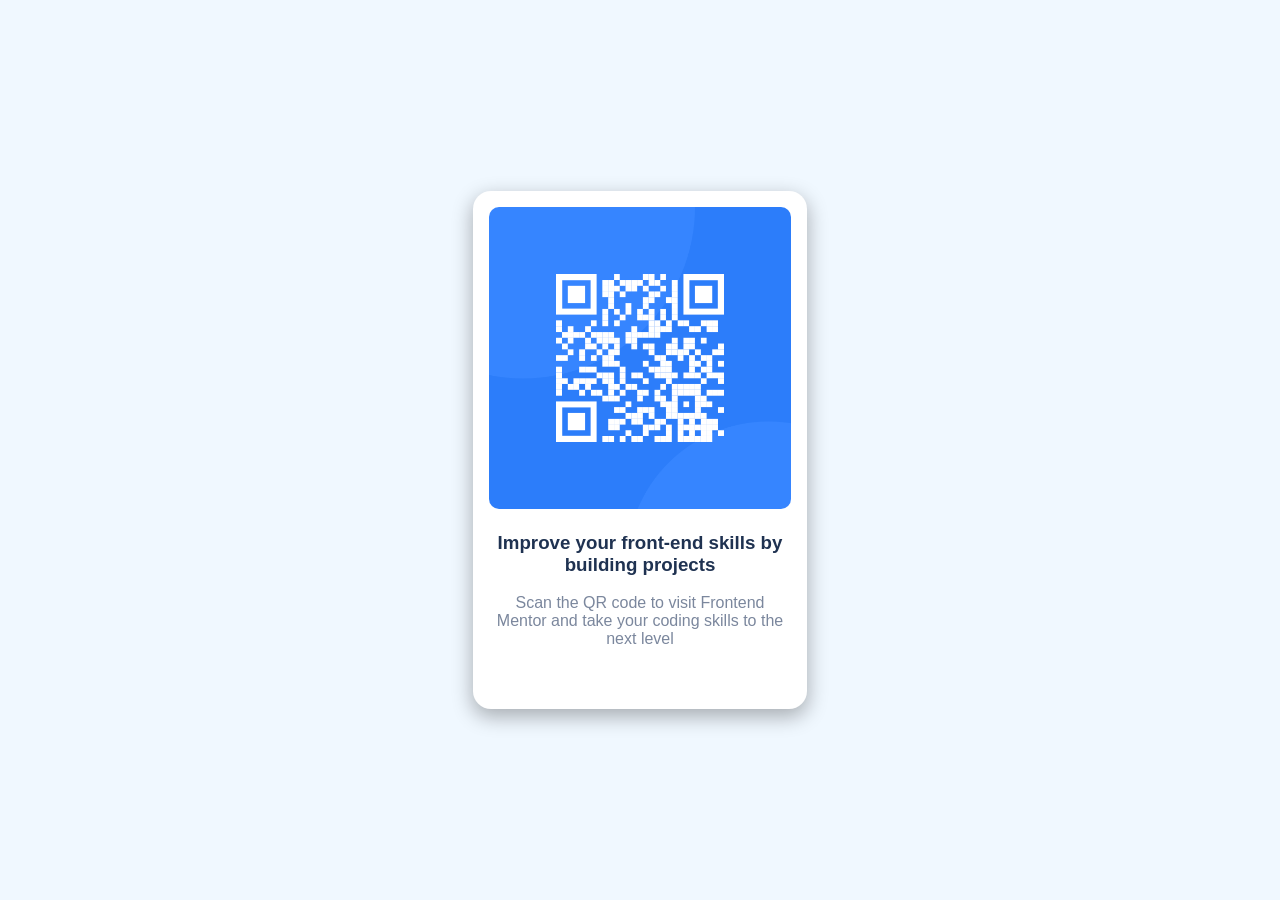
<file: 00_qr-code/index.html>
<!DOCTYPE html>
<html lang="en">

<head>
    <meta charset="UTF-8">
    <meta name="viewport" content="width=device-width, initial-scale=1.0">
    <title>QR Code</title>
    <link rel="stylesheet" href="style.css">
</head>

<body>
    <div class="card"><img src="design-files/images/image-qr-code.png" alt="">
        <h3> Improve your front-end skills by building projects</h3>
        <p>Scan the QR code to visit Frontend Mentor and take your coding skills to the next level</p>
    </div>
</body>

</html>
</file>
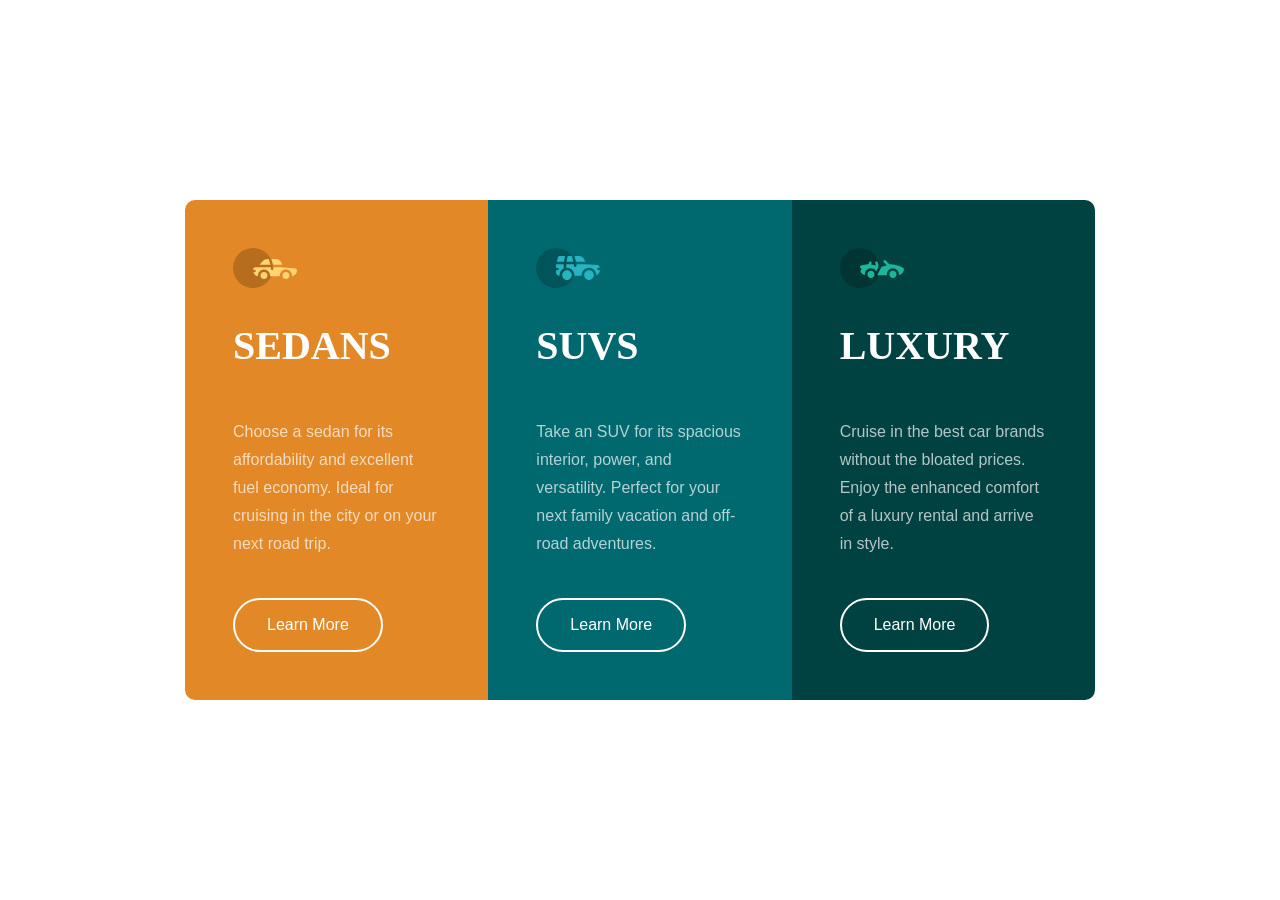
<file: 02_column_preview_card_component_main/index.html>
<!doctype html>
<html lang="en">
  <head>
    <meta charset="UTF-8" />
    <meta name="viewport" content="width=device-width, initial-scale=1.0" />
    <title>Document</title>
    <link rel="stylesheet" href="style.css" />
  </head>
  <body>
    <main>
    <div class="cards-container">
      <div class="card orange-card">
        <img
          src="frontend-mentor-files/images/icon-sedans.svg"
          alt="icon-sedans"
        />
        <h2>sedans</h2>
        <p>
          Choose a sedan for its affordability and excellent fuel economy. Ideal
          for cruising in the city or on your next road trip.
        </p>
        <a href="">Learn More</a>
      </div>

      <div class="card cyan-card">
        <img
          src="frontend-mentor-files/images/icon-suvs.svg"
          alt="icon-suvs"
        />
        <h2>suvs</h2>
        <p>
          Take an SUV for its spacious interior, power, and versatility. Perfect
          for your next family vacation and off-road adventures.
        </p>
        <a href="">Learn More</a>
      </div>

      <div class="card green-card">
        <img
          src="frontend-mentor-files/images/icon-luxury.svg"
          alt="icon-luxury"
        />
        <h2>luxury</h2>
        <p>
          Cruise in the best car brands without the bloated prices. Enjoy the
          enhanced comfort of a luxury rental and arrive in style.
        </p>
        <a href="">Learn More</a>
      </div>
    </div>
    </main>
  </body>
</html>
</file>
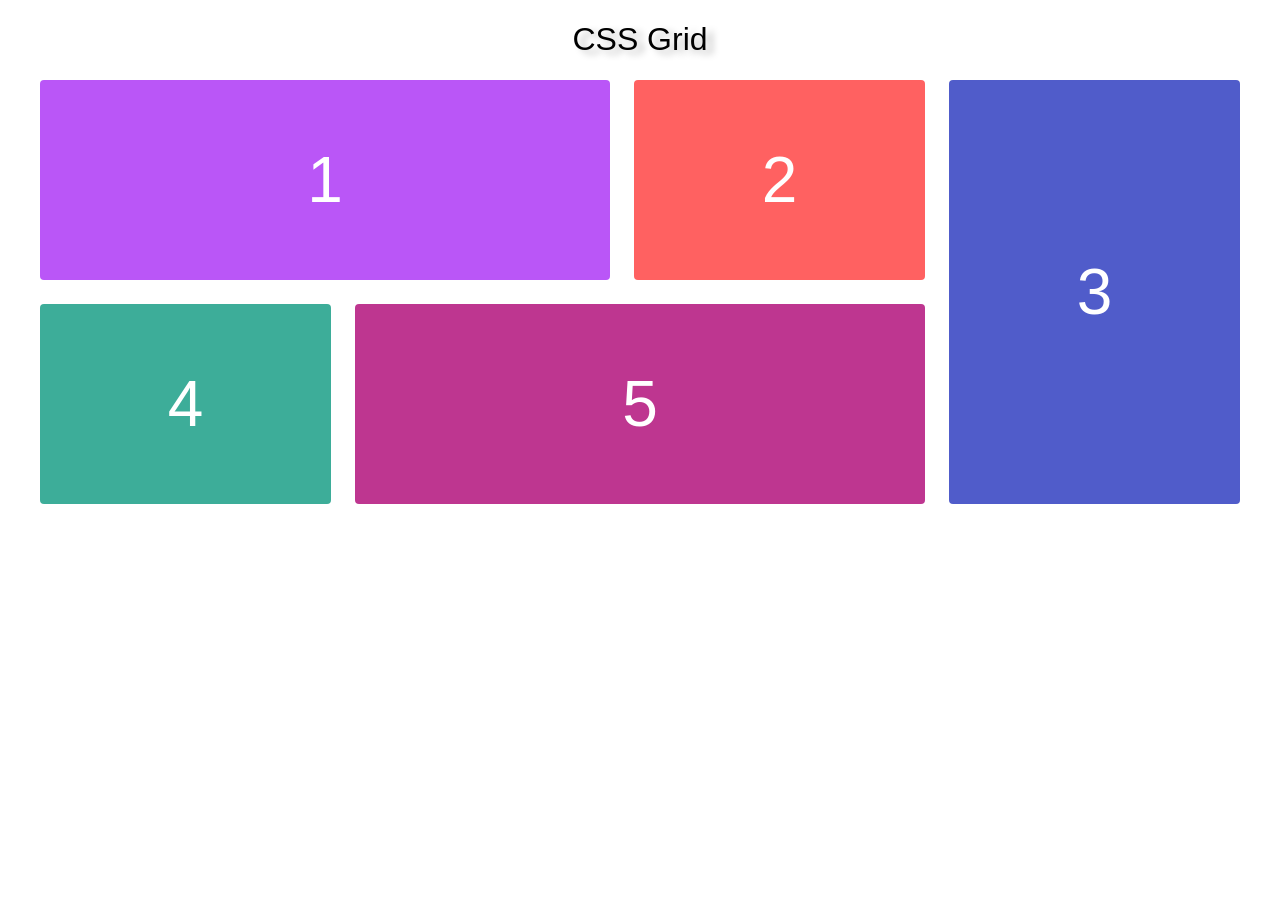
<file: 04_CSS_Grid_Project _by_Grid_Template/index.html>
<!DOCTYPE html>
<html lang="en">
<head>
    <meta charset="UTF-8">
    <meta name="viewport" content="width=device-width, initial-scale=1.0">
    <title>CSS Grid Project</title>
    <link rel="stylesheet" href="style.css">
</head>
<body>
    <h1>CSS Grid</h1>
    <div class="container">
        <div class="box box-1">1</div>
        <div class="box box-2">2</div>
        <div class="box box-3">3</div>
        <div class="box box-4">4</div>
        <div class="box box-5">5</div>
    </div>    
</body>
</html>
</file>
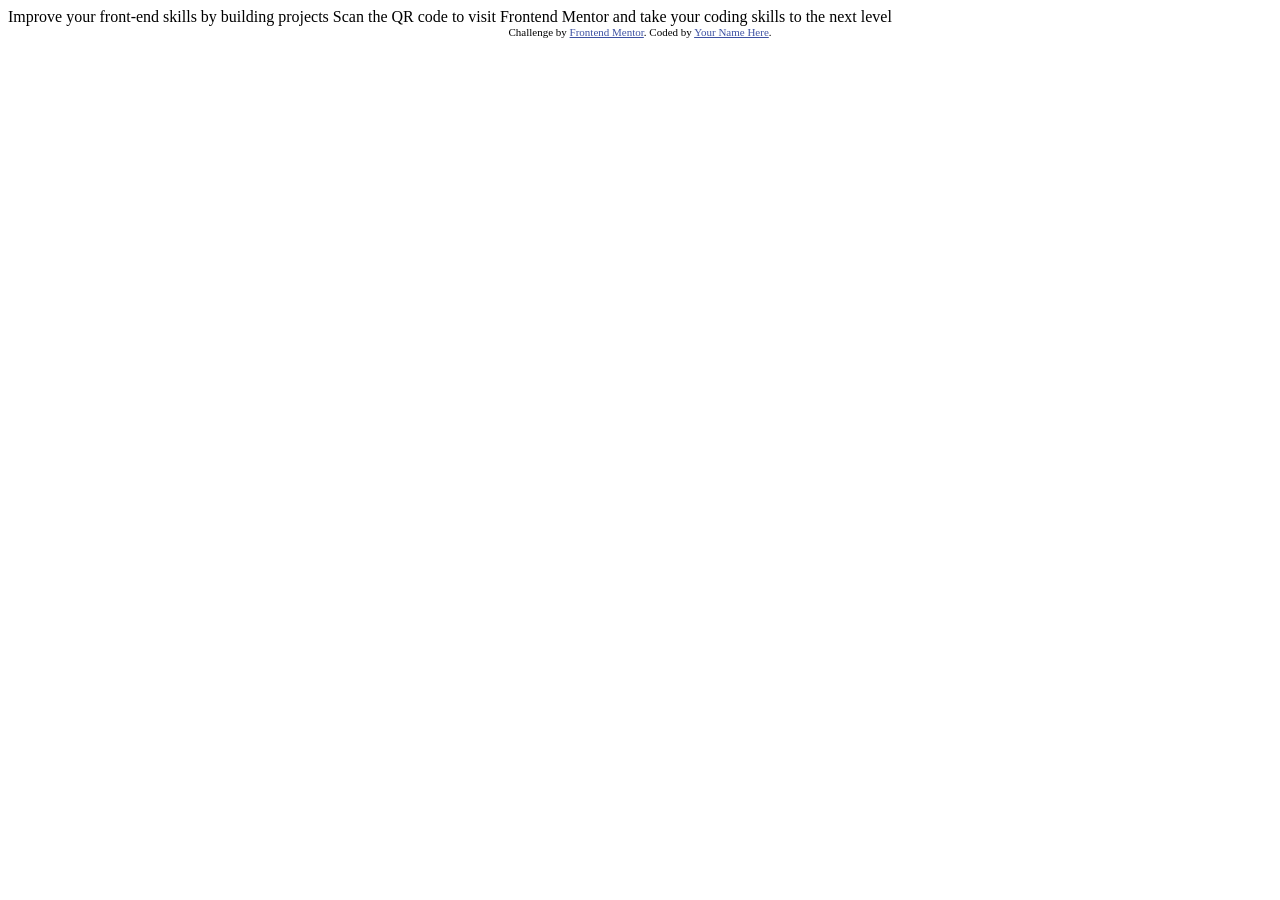
<file: 00_qr-code/design-files/index.html>
<!DOCTYPE html>
<html lang="en">
<head>
  <meta charset="UTF-8">
  <meta name="viewport" content="width=device-width, initial-scale=1.0"> <!-- displays site properly based on user's device -->

  <link rel="icon" type="image/png" sizes="32x32" href="./images/favicon-32x32.png">
  
  <title>Frontend Mentor | QR code component</title>

  <!-- Feel free to remove these styles or customise in your own stylesheet 👍 -->
  <style>
    .attribution { font-size: 11px; text-align: center; }
    .attribution a { color: hsl(228, 45%, 44%); }
  </style>
</head>
<body>

  Improve your front-end skills by building projects

  Scan the QR code to visit Frontend Mentor and take your coding skills to the next level
  
  <div class="attribution">
    Challenge by <a href="https://www.frontendmentor.io?ref=challenge" target="_blank">Frontend Mentor</a>. 
    Coded by <a href="#">Your Name Here</a>.
  </div>
</body>
</html>
</file>
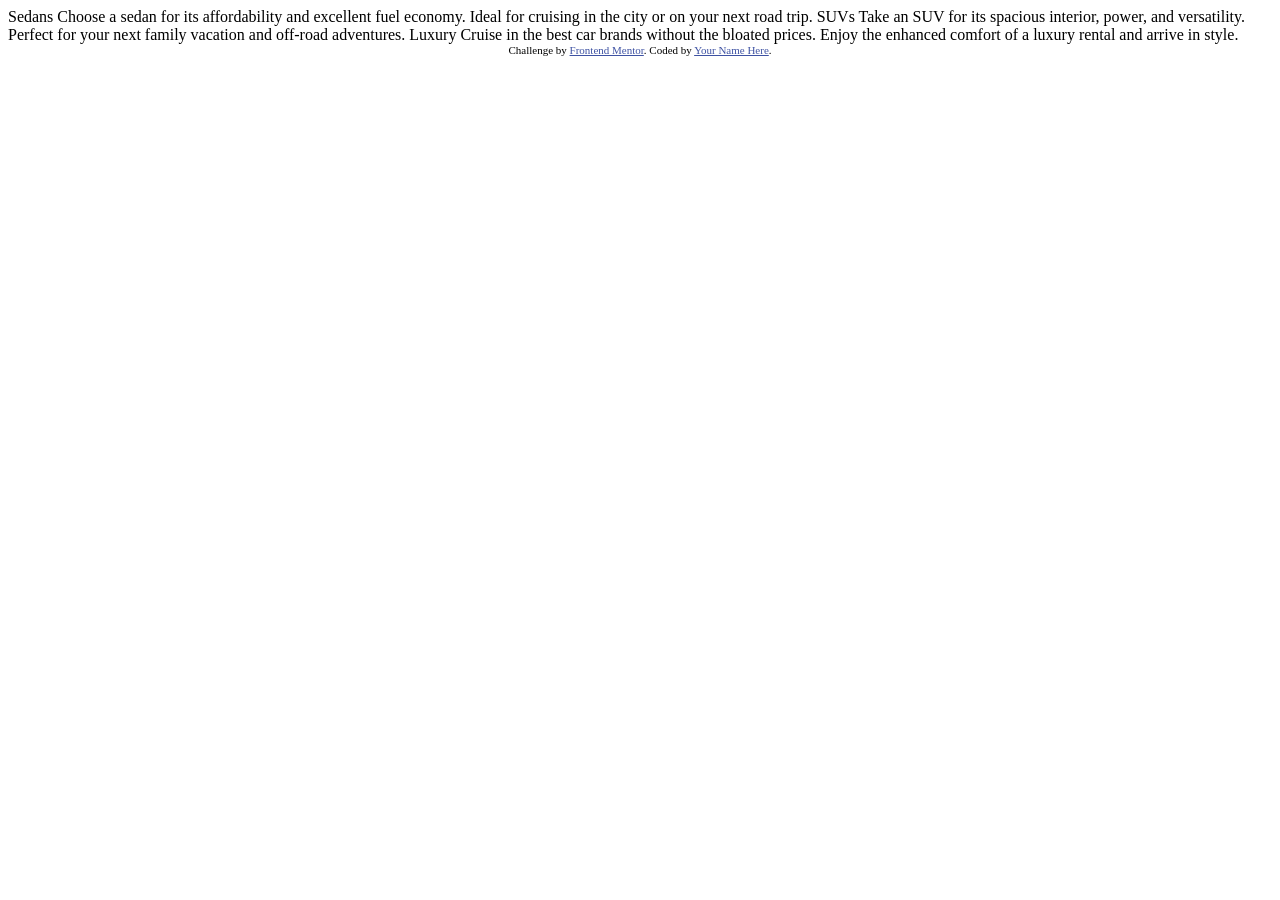
<file: 02_column_preview_card_component_main/frontend-mentor-files/index.html>
<!DOCTYPE html>
<html lang="en">
<head>
  <meta charset="UTF-8">
  <meta name="viewport" content="width=device-width, initial-scale=1.0"> <!-- displays site properly based on user's device -->

  <link rel="icon" type="image/png" sizes="32x32" href="./images/favicon-32x32.png">
  
  <title>Frontend Mentor | 3-column preview card component</title>

  <!-- Feel free to remove these styles or customise in your own stylesheet 👍 -->
  <style>
    .attribution { font-size: 0.6875rem; text-align: center; }
    .attribution a { color: hsl(228, 45%, 44%); }
  </style>
</head>
<body>
  
  Sedans
  Choose a sedan for its affordability and excellent fuel economy. Ideal for cruising in the city 
  or on your next road trip.

  SUVs
  Take an SUV for its spacious interior, power, and versatility. Perfect for your next family vacation 
  and off-road adventures.

  Luxury
  Cruise in the best car brands without the bloated prices. Enjoy the enhanced comfort of a luxury 
  rental and arrive in style.
  
  <footer class="attribution">
    Challenge by <a href="https://www.frontendmentor.io?ref=challenge">Frontend Mentor</a>. 
    Coded by <a href="#">Your Name Here</a>.
  </footer>
</body>
</html>
</file>
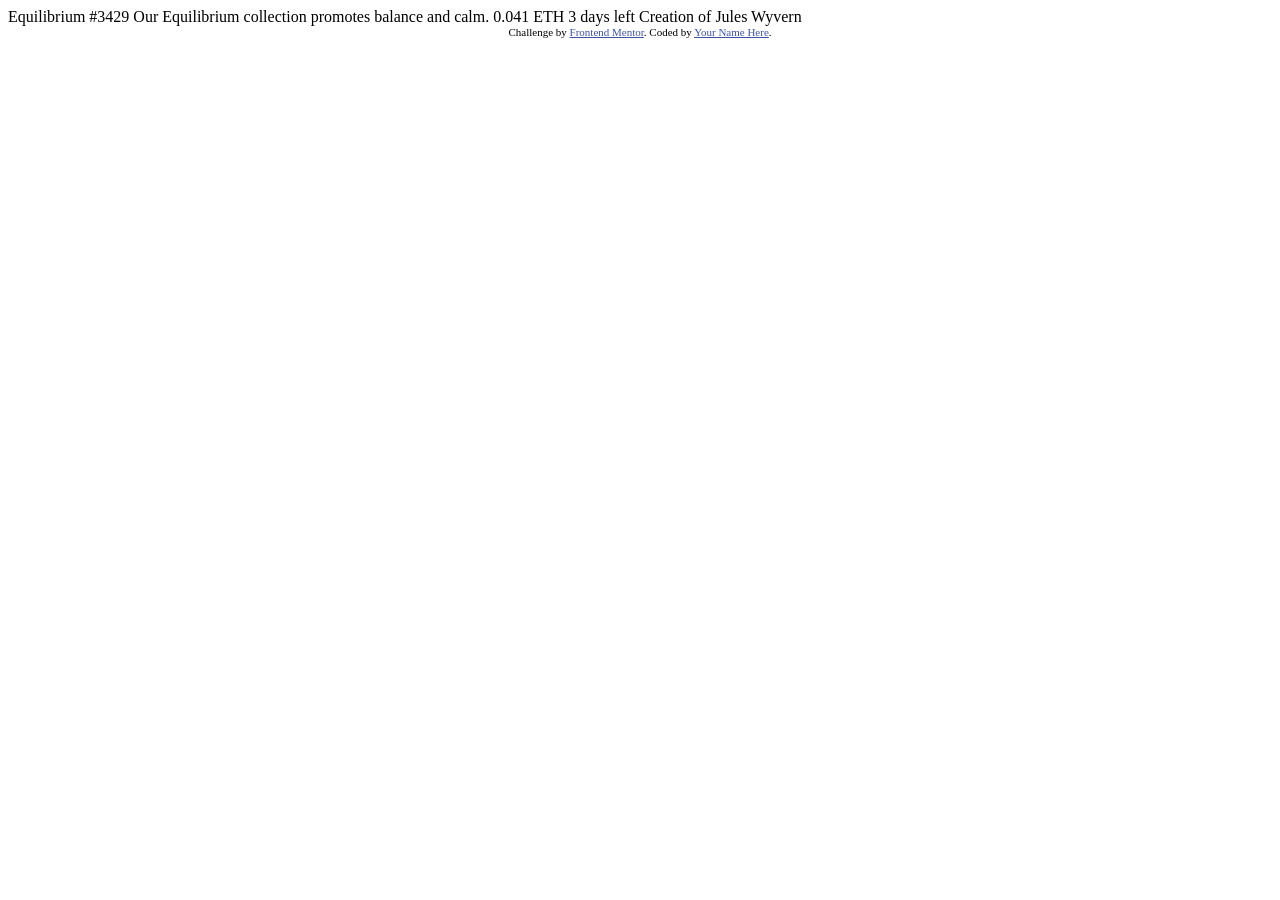
<file: 03_nft-preview-card-component-main/design files/index.html>
<!DOCTYPE html>
<html lang="en">
<head>
  <meta charset="UTF-8">
  <meta name="viewport" content="width=device-width, initial-scale=1.0"> <!-- displays site properly based on user's device -->

  <link rel="icon" type="image/png" sizes="32x32" href="./images/favicon-32x32.png">
  
  <title>Frontend Mentor | NFT preview card component</title>

  <!-- Feel free to remove these styles or customise in your own stylesheet 👍 -->
  <style>
    .attribution { font-size: 11px; text-align: center; }
    .attribution a { color: hsl(228, 45%, 44%); }
  </style>
</head>
<body>

  Equilibrium #3429

  Our Equilibrium collection promotes balance and calm.

  0.041 ETH
  3 days left
  
  Creation of Jules Wyvern

  <div class="attribution">
    Challenge by <a href="https://www.frontendmentor.io?ref=challenge" target="_blank">Frontend Mentor</a>. 
    Coded by <a href="#">Your Name Here</a>.
  </div>
</body>
</html>
</file>
<file: 00_qr-code/style.css>
body { 
    background-color: aliceblue;
    font-family:sans-serif;
    text-align: center;
}

.card {
    /* width: 100%; */
    position: absolute ;
    margin: auto;
    inset: 0;
    padding: 1rem;
    padding-bottom: 2rem;
    height: 470px;
    max-width: 302px;
    box-shadow: 0px 7px 20px 1px rgba(0, 0, 0, 0.299);
    background-color: white;
    border-radius: 18px;
    
}

img {
    width: 100%;
    object-fit: cover;
    border-radius:10px;
}

h3 { 
    color: hsl(218, 44%, 22%)
}

p {
    color: hsl(220, 15%, 55%)
     
}
</file>
<file: 02_column_preview_card_component_main/style.css>
body {
    margin:0;
    font-family: 'Lexend' , sans-serif;
}

a {
    color: inherit;
    text-decoration: none;
    display: inline-block;
}

main {
    min-height: 100vh;
    display: flex;
    /* padding: 1.5rem; */
    align-items: center;
    justify-content: center;
}

.card {
    padding: 3rem;
    display: flex;
    flex-direction: column;
    width: 100%;
    /* flex-basis: 100%; */
}

.card img {
    width: 64px;
    height: 40px;
}

.cards-container {
    color: white;
    margin: 1.5rem;
    display: flex;
    border-radius: 10px;
    overflow: hidden;
    margin-inline: auto;
    max-width: 910px;
}


.card h2 {
    text-transform: uppercase;
    font-family: 'Big Shoulder Display' , cursive;
    font-size: 2.5rem;
}

.card p {
    opacity: 0.7;
    line-height: 1.75;
    margin-bottom: 2.5rem;
}

.card a {
    border: 2px solid white;
    padding: 1em 2em;
    border-radius: 2em;
    margin-top: auto;
    /* align-self: flex-start; */
    margin-right: auto;
}

.orange-card {
    background-color: hsl(31, 77%, 52%);
    /* border-top-left-radius: 8px;
    border-top-right-radius: 8px;
    border-radius: 40px 40px 0 0 */
}



.cards-container {
    color: white;
}

a {
    color: inherit;
}

.cyan-card {
    background-color: hsl(184, 100%, 22%);
}



.cards-container {
    color: white;
}


a {
    color: inherit;
}


.green-card {
    background-color: hsl(179, 100%, 13%);
    /* border-bottom-left-radius: 8px;
    border-bottom-right-radius: 8px;
    border-radius: 0 0 40px 40px; */
}

@media (max-width: 850px) {
    .cards-container {
        flex-direction: column;
        max-width: 400px;
    }

    .card {
        width: unset;
        width: auto;
    }
}
</file>
<file: 04_CSS_Grid_Project _by_Grid_Template/style.css>
* {
    box-sizing: border-box;
}

body {
    margin: 16px;
    font-family: sans-serif;
}

.container {
    margin-inline: 2rem;
    display: grid;
    gap: 1.5rem;
    padding-bottom: 3rem;
    max-width: 1200px;
    margin-inline: auto;
    grid-template-areas: 
       'Purple'
       'Orange'
       'Blue'
       'Green'
       'Violet'
       ;
}

h1 {
    text-align: center;
    text-shadow: 7px 4px 7px rgba(0, 0, 0, 0.25);
    font-weight: 400;

}

.box {
    min-height: 200px;
    color: white;
    font-size: 4rem;
    display: flex;
    align-items: center;
    justify-content: center;
    border-radius: 4px;
    /* margin-bottom: 1.5rem; */
}

.box-1 {
    background-color: #BA56F7;
    grid-area: Purple;
}

.box-2 {
    background-color: #FF6161;
    grid-area: Orange;

}

.box-3 {
    background-color: #505CCA;
    grid-area: Blue;

}

.box-4 {
    background-color: #3DAD99;
    grid-area: Green;

}

.box-5 {
    background-color: #BE3690;
    grid-area: Violet;

}

@media (min-width: 600px) {
    /* .container {
        grid-template-columns: 1fr 1fr;
    }

    .box {
        min-height: 300px;
    }

    .box-1, .box-5 {
        grid-column-start: span 2;
    }

    .box-3 {
        grid-row-start: span 2;
    } */

    /* .box-5 {
        grid-column-start: span 2;
    } */

    .container {
        grid-template-areas: 
          'Purple Purple'
          'Orange Blue'
          'Green Blue'
          'Violet Violet'
        ;
    }
}

@media (min-width: 1000px) {
    /* .container {
        grid-template-columns: 1fr 1fr 1fr 1fr;
    } */

    .container {
        grid-template-areas: 
           'Purple Purple Orange Blue'
           'Green Violet Violet Blue';
    }

    /* .box-1, .box-5 {
        grid-column-start: span 2;
    } */
/* 
    .box-3 {
        grid-row-start: span 2;
    } */
}
</file>
